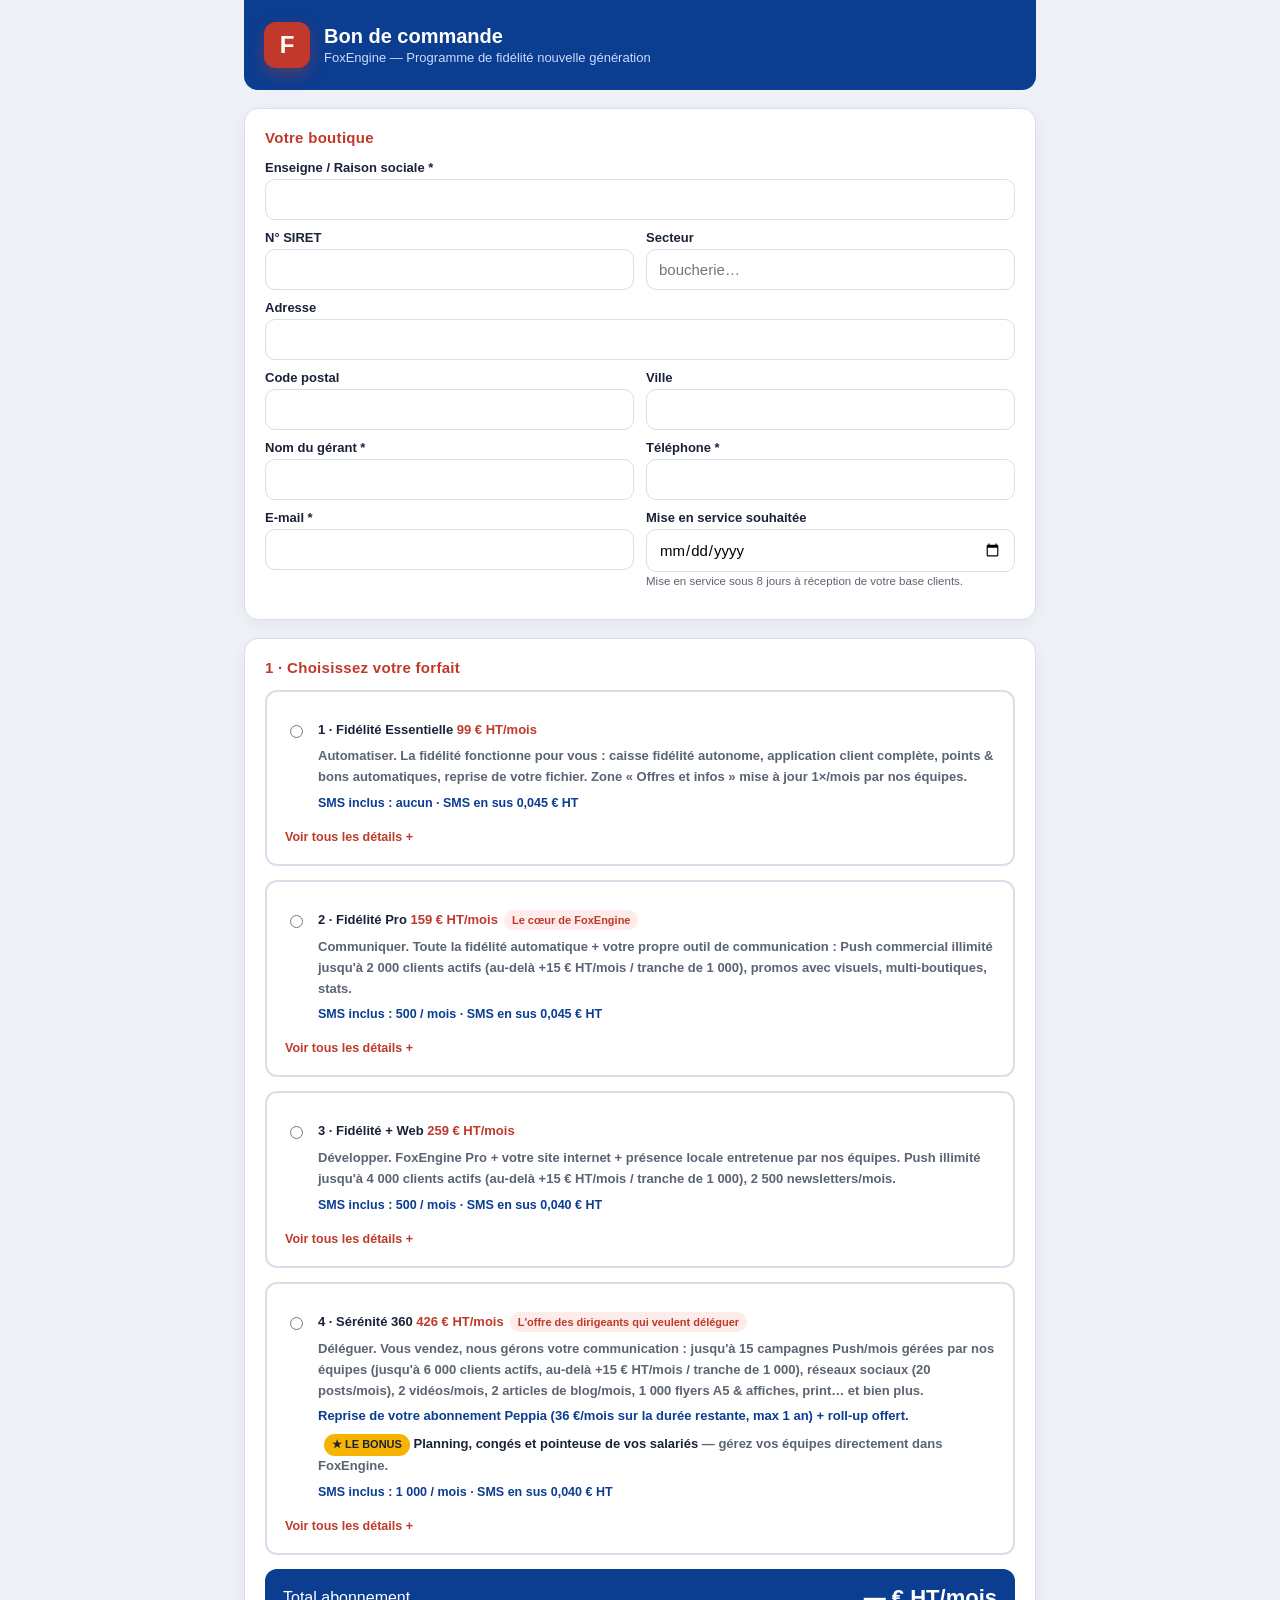
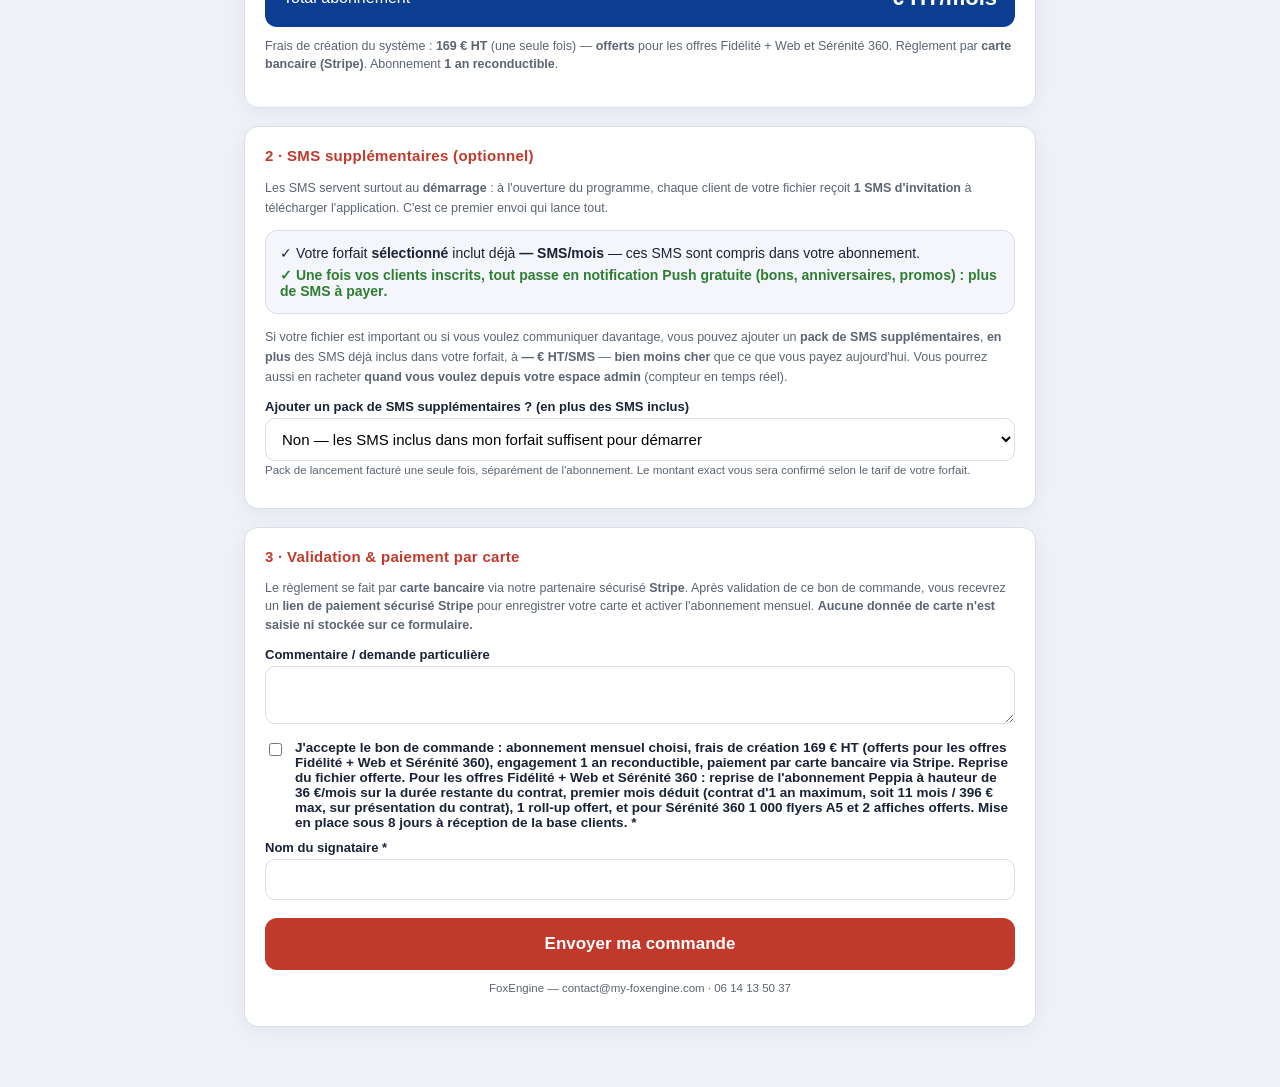
<file: public/commande.html>
<!doctype html>
<html lang="fr">
<head>
<meta charset="utf-8">
<meta name="viewport" content="width=device-width, initial-scale=1">
<title>Bon de commande — FoxEngine</title>
<style>
  :root{--navy:#0B3D91;--red:#C0392B;--ink:#1A2238;--grey:#5A6472;--line:#D8DEEA;--card:#F4F6FB;--green:#2E7D32;}
  *{box-sizing:border-box}
  body{margin:0;font-family:-apple-system,BlinkMacSystemFont,"Segoe UI",Roboto,Arial,sans-serif;color:var(--ink);background:#eef1f7;}
  .wrap{max-width:820px;margin:0 auto;padding:0 14px 60px;}
  header{background:var(--navy);color:#fff;padding:22px 20px;border-radius:0 0 14px 14px;display:flex;align-items:center;gap:14px;}
  .logo{width:46px;height:46px;border-radius:12px;background:var(--red);display:flex;align-items:center;justify-content:center;font-weight:800;font-size:24px;box-shadow:0 6px 16px rgba(192,57,43,.4)}
  header h1{margin:0;font-size:20px}
  header p{margin:2px 0 0;font-size:13px;color:#CADCFC}
  .card{background:#fff;border:1px solid var(--line);border-radius:14px;padding:20px;margin-top:18px;box-shadow:0 4px 18px rgba(20,34,60,.05)}
  h2{color:var(--red);font-size:15px;margin:0 0 14px;letter-spacing:.3px}
  label{display:block;font-size:13px;font-weight:600;margin:10px 0 4px}
  input,select,textarea{width:100%;padding:11px 12px;border:1px solid var(--line);border-radius:10px;font-size:15px;font-family:inherit;background:#fff}
  input:focus,select:focus,textarea:focus{outline:none;border-color:var(--navy);box-shadow:0 0 0 3px rgba(11,61,145,.12)}
  .row{display:grid;grid-template-columns:1fr 1fr;gap:12px}
  @media(max-width:600px){.row{grid-template-columns:1fr}}
  .offres{display:grid;gap:14px}
  .offre{border:2px solid var(--line);border-radius:12px;padding:18px;transition:.15s}
  .offre:hover{border-color:#aebbd6}
  .offre.sel{border-color:var(--navy);background:var(--card)}
  .offre-main{display:flex;gap:12px;align-items:flex-start;cursor:pointer}
  .offre input{width:auto;margin-top:5px}
  .offre .t{font-weight:700;line-height:1.5}
  .offre .p{color:var(--red);font-weight:800}
  .offre .d{font-size:13px;color:var(--grey);margin-top:7px;line-height:1.6}
  .offre .sms{font-size:12.5px;color:var(--navy);font-weight:600;margin-top:8px}
  .pill{display:inline-block;background:#FDECEA;color:var(--red);font-size:11px;font-weight:700;padding:2px 8px;border-radius:20px;margin-left:6px}
  .offre-wrap{display:block}
  .detail-btn{width:auto;margin-top:14px;background:none;border:0;color:var(--red);font-weight:700;font-size:12.5px;cursor:pointer;padding:2px 0}
  .detail-btn:hover{text-decoration:underline}
  .detail-panel{display:none;background:#fff;border:1px solid var(--line);border-radius:10px;padding:14px 16px;margin-top:12px;font-size:13px;line-height:1.6}
  .detail-panel ul{margin:8px 0 0;padding-left:18px}
  .detail-panel li{margin:5px 0}
  .total{background:var(--navy);color:#fff;border-radius:12px;padding:16px 18px;margin-top:14px;display:flex;justify-content:space-between;align-items:center;flex-wrap:wrap;gap:8px}
  .total b{font-size:22px}
  .note{font-size:12.5px;color:var(--grey);line-height:1.5}
  .chk{display:flex;gap:10px;align-items:flex-start;margin-top:12px;font-size:13.5px}
  .chk input{width:auto;margin-top:3px}
  button{width:100%;margin-top:18px;background:var(--red);color:#fff;border:0;border-radius:12px;padding:16px;font-size:17px;font-weight:700;cursor:pointer}
  button:disabled{opacity:.5;cursor:not-allowed}
  .ok{display:none;background:#E7F6EC;border:1px solid #2E7D32;color:#1B5E20;border-radius:12px;padding:18px;margin-top:18px;font-weight:600}
  .err{display:none;background:#FDECEA;border:1px solid var(--red);color:#8a1f16;border-radius:12px;padding:14px;margin-top:14px}
  .hint{font-size:11.5px;color:var(--grey);margin-top:3px}
</style>
</head>
<body>
<div class="wrap">
  <header>
    <div class="logo">F</div>
    <div><h1>Bon de commande</h1><p>FoxEngine — Programme de fidélité nouvelle génération</p></div>
  </header>

  <form id="f">
    <div class="card">
      <h2>Votre boutique</h2>
      <label>Enseigne / Raison sociale *</label>
      <input name="enseigne" required>
      <div class="row">
        <div><label>N° SIRET</label><input name="siret"></div>
        <div><label>Secteur</label><input name="secteur" placeholder="boucherie…"></div>
      </div>
      <label>Adresse</label>
      <input name="adresse">
      <div class="row">
        <div><label>Code postal</label><input name="code_postal"></div>
        <div><label>Ville</label><input name="ville"></div>
      </div>
      <div class="row">
        <div><label>Nom du gérant *</label><input name="gerant" required></div>
        <div><label>Téléphone *</label><input name="telephone" required></div>
      </div>
      <div class="row">
        <div><label>E-mail *</label><input type="email" name="email" required></div>
        <div style="position:relative">
          <label>Mise en service souhaitée</label>
          <input type="date" name="date_mise_en_service" id="dateMes" autocomplete="off">
          <p class="hint">Mise en service sous 8 jours à réception de votre base clients.</p>
        </div>
      </div>
    </div>

    <div class="card">
      <h2>1 · Choisissez votre forfait</h2>
      <div class="offres" id="offres">

        <div class="offre-wrap">
          <div class="offre">
            <label class="offre-main"><input type="radio" name="forfait" value="Essentielle" data-prix="99" data-sms="0.045" data-smsinc="0" required>
              <div><div class="t">1 · Fidélité Essentielle <span class="p">99 € HT/mois</span></div>
              <div class="d"><b>Automatiser.</b> La fidélité fonctionne pour vous : caisse fidélité autonome, application client complète, points & bons automatiques, reprise de votre fichier. Zone « Offres et infos » mise à jour 1×/mois par nos équipes.</div>
              <div class="sms">SMS inclus : aucun · SMS en sus 0,045 € HT</div></div></label>
            <button type="button" class="detail-btn">Voir tous les détails +</button>
            <div class="detail-panel">
              <b>Fidélité Essentielle — 99 € HT/mois</b>
              <ul>
                <li>Caisse fidélité autonome</li>
                <li>Application client complète (App Store & Google Play)</li>
                <li>Reprise de votre fichier clients</li>
                <li>Points crédités automatiquement</li>
                <li>Bons d'achat automatiques</li>
                <li>Communication incluse : 1 mise à jour / mois de la zone « Offres et infos », réalisée par nos équipes à votre demande</li>
                <li>SMS inclus : aucun · SMS en sus : 0,045 € HT</li>
              </ul>
              <p style="margin:8px 0 0;color:var(--grey)">Pour créer et envoyer vous-même vos campagnes Push, choisissez Fidélité Pro.</p>
            </div>
          </div>
        </div>

        <div class="offre-wrap">
          <div class="offre">
            <label class="offre-main"><input type="radio" name="forfait" value="Pro" data-prix="159" data-sms="0.045" data-smsinc="500">
              <div><div class="t">2 · Fidélité Pro <span class="p">159 € HT/mois</span><span class="pill">Le cœur de FoxEngine</span></div>
              <div class="d"><b>Communiquer.</b> Toute la fidélité automatique + votre propre outil de communication : Push commercial illimité <b>jusqu'à 2 000 clients actifs</b> (au-delà +15 € HT/mois / tranche de 1 000), promos avec visuels, multi-boutiques, stats.</div>
              <div class="sms">SMS inclus : 500 / mois · SMS en sus 0,045 € HT</div></div></label>
            <button type="button" class="detail-btn">Voir tous les détails +</button>
            <div class="detail-panel">
              <b>Fidélité Pro — 159 € HT/mois · inclut tout Fidélité Essentielle, plus :</b>
              <ul>
                <li><b>Push commerciaux illimités jusqu'à 2 000 clients actifs</b> (clients joignables en push). Au-delà : <b>+15 € HT/mois par tranche de 1 000 clients actifs</b></li>
                <li>Administration autonome des promotions</li>
                <li>Création et modification des offres</li>
                <li>Promotions avec photos et visuels</li>
                <li>Envoi immédiat ou programmé</li>
                <li>Programmation des dates</li>
                <li>Nouveautés et offres de dernière minute</li>
                <li>Segmentation et ciblage clients</li>
                <li>Gestion multi-boutiques</li>
                <li>Statistiques et analyse</li>
                <li>500 SMS / mois inclus · SMS en sus : 0,045 € HT</li>
              </ul>
            </div>
          </div>
        </div>

        <div class="offre-wrap">
          <div class="offre">
            <label class="offre-main"><input type="radio" name="forfait" value="Web" data-prix="259" data-sms="0.040" data-smsinc="500">
              <div><div class="t">3 · Fidélité + Web <span class="p">259 € HT/mois</span></div>
              <div class="d"><b>Développer.</b> FoxEngine Pro + votre site internet + présence locale entretenue par nos équipes. Push illimité <b>jusqu'à 4 000 clients actifs</b> (au-delà +15 € HT/mois / tranche de 1 000), 2 500 newsletters/mois.</div>
              <div class="sms">SMS inclus : 500 / mois · SMS en sus 0,040 € HT</div></div></label>
            <button type="button" class="detail-btn">Voir tous les détails +</button>
            <div class="detail-panel">
              <b>Fidélité + Web — 259 € HT/mois · inclut tout Fidélité Pro, plus :</b>
              <ul>
                <li>Site internet professionnel</li>
                <li>Responsive mobile / tablette / ordinateur</li>
                <li>Pages promotions et actualités</li>
                <li>Mise à jour mensuelle par nos équipes</li>
                <li>Optimisation mensuelle du référencement local</li>
                <li>Intégration mensuelle de textes, photos et offres</li>
                <li>Connexion site ↔ programme de fidélité</li>
                <li>Tableau de bord clients, passages et points</li>
                <li><b>Push commerciaux illimités jusqu'à 4 000 clients actifs</b>. Au-delà : <b>+15 € HT/mois par tranche de 1 000 clients actifs</b></li>
                <li>500 SMS / mois inclus · SMS en sus : 0,040 € HT</li>
                <li>2 500 newsletters e-mail / mois incluses</li>
                <li><b>Reprise de votre abonnement Peppia : 36 €/mois pris en charge sur la durée restante, premier mois déduit (max 11 mois / 396 €), sur présentation du contrat</b></li>
                <li><b>1 roll-up offert</b> pour communiquer avec vos clients</li>
              </ul>
            </div>
          </div>
        </div>

        <div class="offre-wrap">
          <div class="offre">
            <label class="offre-main"><input type="radio" name="forfait" value="Serenite" data-prix="426" data-sms="0.040" data-smsinc="1000">
              <div><div class="t">4 · Sérénité 360 <span class="p">426 € HT/mois</span><span class="pill">L'offre des dirigeants qui veulent déléguer</span></div>
              <div class="d"><b>Déléguer.</b> Vous vendez, nous gérons votre communication : <b>jusqu'à 15 campagnes Push/mois gérées par nos équipes</b> (jusqu'à 6 000 clients actifs, au-delà +15 € HT/mois / tranche de 1 000), réseaux sociaux (<b>20 posts/mois</b>), <b>2 vidéos/mois</b>, <b>2 articles de blog/mois</b>, 1 000 flyers A5 & affiches, print… et bien plus.</div>
              <div class="d" style="color:var(--navy);font-weight:600;margin-top:5px">Reprise de votre abonnement Peppia (36 €/mois sur la durée restante, max 1 an) + <b>roll-up offert</b>.</div>
              <div class="d" style="margin-top:7px"><span class="pill" style="background:#F6B300;color:#1A2238">★ LE BONUS</span> <b style="color:var(--ink)">Planning, congés et pointeuse de vos salariés</b> — gérez vos équipes directement dans FoxEngine.</div>
              <div class="sms">SMS inclus : 1 000 / mois · SMS en sus 0,040 € HT</div></div></label>
            <button type="button" class="detail-btn">Voir tous les détails +</button>
            <div class="detail-panel">
              <b>Sérénité 360 — 426 € HT/mois · tout Fidélité + Web, plus une équipe qui travaille pour vous :</b>
              <ul>
                <li>Gestion des promotions dans l'application</li>
                <li>Création des visuels promotionnels</li>
                <li><b>Jusqu'à 15 campagnes Push commerciales / mois gérées par nos équipes, jusqu'à 6 000 clients actifs</b>. Au-delà : <b>+15 € HT/mois par tranche de 1 000 clients actifs</b></li>
                <li>Programmation et diffusion des campagnes</li>
                <li>Gestion et mise à jour du site internet</li>
                <li>Offres et actualités web</li>
                <li>Référencement optimisé régulièrement</li>
                <li>Gestion des réseaux sociaux</li>
                <li>20 posts réseaux sociaux / mois</li>
                <li>2 vidéos promotionnelles de 30 secondes / mois</li>
                <li>2 articles de blog optimisés / mois</li>
                <li>Création et impression de 1 000 flyers A5 (options jusqu'à 5 000)</li>
                <li>2 affiches incluses (options jusqu'à 4) — format au choix dans la limite de 1,20 m² (ex. 80 × 100 cm, 100 × 120 cm…)</li>
                <li>1 000 SMS / mois inclus · SMS en sus : 0,040 € HT</li>
                <li>2 500 newsletters e-mail / mois incluses</li>
                <li>Analyse des résultats · ajustement des communications · accompagnement commercial continu</li>
                <li><b>SMS journalier : récapitulatif des résultats de la journée, par boutique</b></li>
                <li><b>Statistiques d'évolution de vos clients</b></li>
                <li><b>Accès à notre centrale d'achat imprimerie</b> : vos supports imprimés à des prix ultra compétitifs</li>
                <li><b>Reprise de votre abonnement Peppia : 36 €/mois pris en charge sur la durée restante, premier mois déduit (max 11 mois / 396 €), sur présentation du contrat</b></li>
                <li><b>1 roll-up offert</b> pour communiquer avec vos clients</li>
              </ul>
            </div>
          </div>
        </div>

      </div>

      <div class="total"><span>Total abonnement</span><b id="totalTxt">— € HT/mois</b></div>
      <p class="note" style="margin-top:10px"><span id="fraisTxt">Frais de création du système : <b>169 € HT</b> (une seule fois) — <b>offerts</b> pour les offres Fidélité + Web et Sérénité 360.</span> Règlement par <b>carte bancaire (Stripe)</b>. Abonnement <b>1 an reconductible</b>.</p>

      <div id="offertsBox" style="display:none;background:#FDECEA;border:1px solid #f3c9c3;border-radius:12px;padding:12px 14px;margin-top:10px;font-size:13px;line-height:1.55">
        <b style="color:var(--red)">🎁 Offert avec cette offre</b>
        <ul id="offertsList" style="margin:6px 0 0;padding-left:18px"></ul>
      </div>
    </div>

    <div class="card" id="cardOptions4" style="display:none">
      <h2>1 bis · Options Sérénité 360</h2>
      <p class="note">Votre forfait Sérénité inclut déjà <b>1 000 flyers</b> et <b>2 affiches</b>. Vous pouvez monter en volume :</p>

      <label>Flyers</label>
      <select name="flyers" id="flyers">
        <option value="0" data-sup="0">1 000 flyers — inclus</option>
        <option value="2500" data-sup="20">2 500 flyers — +20 € HT/mois</option>
        <option value="5000" data-sup="34">5 000 flyers — +34 € HT/mois</option>
      </select>

      <label style="margin-top:12px">Affiches</label>
      <select name="affiches" id="affiches">
        <option value="2" data-sup="0">2 affiches — incluses</option>
        <option value="3" data-sup="12">3 affiches — +12 € HT/mois</option>
        <option value="4" data-sup="22">4 affiches — +22 € HT/mois</option>
      </select>
      <p class="hint">Format des affiches au choix, dans la limite de 1,20 m² (ex. 80 × 100 cm, 100 × 120 cm…).</p>
    </div>

    <div class="card">
      <h2>2 · SMS supplémentaires (optionnel)</h2>
      <p class="note" style="line-height:1.6">Les SMS servent surtout au <b>démarrage</b> : à l'ouverture du programme, chaque client de votre fichier reçoit <b>1 SMS d'invitation</b> à télécharger l'application. C'est ce premier envoi qui lance tout.</p>

      <div style="background:var(--card);border:1px solid var(--line);border-radius:12px;padding:14px;margin:12px 0">
        <p style="margin:0 0 6px;font-size:14px">✓ Votre forfait <b id="smsForfaitNom">sélectionné</b> inclut déjà <b><span id="smsInclus">—</span> SMS/mois</b> <span id="smsReste">— ces SMS sont compris dans votre abonnement.</span></p>
        <p style="margin:0;font-size:14px;color:var(--green);font-weight:600">✓ Une fois vos clients inscrits, tout passe en notification <b>Push gratuite</b> (bons, anniversaires, promos) : <b>plus de SMS à payer</b>.</p>
      </div>

      <p class="note" style="line-height:1.6">Si votre fichier est important ou si vous voulez communiquer davantage, vous pouvez ajouter un <b>pack de SMS supplémentaires</b>, <b>en plus</b> des SMS déjà inclus dans votre forfait, à <b><span id="smsRate">—</span> € HT/SMS</b> — <b>bien moins cher</b> que ce que vous payez aujourd'hui. Vous pourrez aussi en racheter <b>quand vous voulez depuis votre espace admin</b> (compteur en temps réel).</p>

      <label>Ajouter un pack de SMS supplémentaires ? (en plus des SMS inclus)</label>
      <select name="sms_pack_qte" id="smsPack">
        <option value="0">Non — les SMS inclus dans mon forfait suffisent pour démarrer</option>
        <option value="1000">+ 1 000 SMS supplémentaires</option>
        <option value="2500">+ 2 500 SMS supplémentaires</option>
        <option value="5000">+ 5 000 SMS supplémentaires</option>
        <option value="10000">+ 10 000 SMS supplémentaires</option>
      </select>
      <p class="hint" id="smsPackHint">Pack de lancement facturé une seule fois, séparément de l'abonnement. Le montant exact vous sera confirmé selon le tarif de votre forfait.</p>
    </div>

    <div class="card">
      <h2>3 · Validation &amp; paiement par carte</h2>
      <p class="note">Le règlement se fait par <b>carte bancaire</b> via notre partenaire sécurisé <b>Stripe</b>. Après validation de ce bon de commande, vous recevrez un <b>lien de paiement sécurisé Stripe</b> pour enregistrer votre carte et activer l'abonnement mensuel. <b>Aucune donnée de carte n'est saisie ni stockée sur ce formulaire.</b></p>
      <label>Commentaire / demande particulière</label>
      <textarea name="commentaire" rows="2"></textarea>
      <label class="chk"><input type="checkbox" name="accord" required>
        <span>J'accepte le bon de commande : abonnement mensuel choisi, <b>frais de création 169 € HT</b> (offerts pour les offres Fidélité + Web et Sérénité 360), engagement 1 an reconductible, <b>paiement par carte bancaire via Stripe</b>. Reprise du fichier offerte. Pour les offres Fidélité + Web et Sérénité 360 : reprise de l'abonnement Peppia à hauteur de 36 €/mois sur la durée restante du contrat, premier mois déduit (contrat d'1 an maximum, soit 11 mois / 396 € max, sur présentation du contrat), 1 roll-up offert, et pour Sérénité 360 1 000 flyers A5 et 2 affiches offerts. Mise en place sous 8 jours à réception de la base clients. *</span></label>
      <label>Nom du signataire *</label><input name="signataire" required>

      <button type="submit" id="btn">Envoyer ma commande</button>
      <div class="err" id="err"></div>
      <div class="ok" id="ok">✅ Merci ! Votre commande a bien été enregistrée. Nous vous recontactons rapidement.</div>
      <p class="hint" style="text-align:center;margin-top:12px">FoxEngine — contact@my-foxengine.com · 06 14 13 50 37</p>
    </div>
  </form>

  <div id="merciInline" style="display:none">
    <div class="card" style="text-align:center;padding:34px 24px">
      <div class="logo" style="margin:0 auto 4px">F</div>
      <div style="width:76px;height:76px;border-radius:50%;background:#E7F6EC;display:flex;align-items:center;justify-content:center;margin:16px auto 6px">
        <svg viewBox="0 0 24 24" width="40" height="40" fill="none" stroke="#2E7D32" stroke-width="3" stroke-linecap="round" stroke-linejoin="round"><path d="M20 6L9 17l-5-5"/></svg>
      </div>
      <h2 style="color:var(--navy);font-size:22px;margin:10px 0 4px">Merci, votre commande est enregistrée !</h2>
      <p style="color:var(--grey);margin:0 0 20px">Nous avons bien reçu votre bon de commande FoxEngine.</p>

      <div style="text-align:left;background:var(--card);border:1px solid var(--line);border-radius:12px;padding:16px 18px;margin:0 0 20px">
        <div style="color:var(--red);font-size:12px;font-weight:700;letter-spacing:.3px;text-transform:uppercase;margin-bottom:8px">La suite</div>
        <ul style="margin:0;padding-left:20px;line-height:1.6;font-size:14px">
          <li>On vous recontacte rapidement, et vous recevez un <b>lien de paiement sécurisé Stripe</b> pour enregistrer votre carte et activer l'abonnement.</li>
          <li><b>Récupération de votre base clients Peppia</b> : nous nous en chargeons pour vous.</li>
          <li><b>Reprise de votre abonnement Peppia</b> (offres Fidélité + Web et Sérénité 360) : 36 €/mois pris en charge sur la durée restante, premier mois déduit (max 11 mois / 396 €), sur présentation du contrat.</li>
          <li><b>Mise en service sous 8 jours</b> à réception de votre base clients : caisse, application et cartes transférées.</li>
          <li><b>Flyers fournis</b> pour inviter vos clients à télécharger l'application, et <b>1 roll-up offert</b>.</li>
        </ul>
      </div>

      <p style="font-size:14px;color:var(--grey);margin:0 0 18px">Une question ? <a href="tel:+33614135037" style="color:var(--navy);font-weight:600;text-decoration:none">06 14 13 50 37</a> · <a href="mailto:contact@my-foxengine.com" style="color:var(--navy);font-weight:600;text-decoration:none">contact@my-foxengine.com</a></p>
      <a href="https://www.my-foxengine.com/" style="display:inline-block;background:var(--red);color:#fff;text-decoration:none;font-weight:700;padding:13px 26px;border-radius:12px">Retour au site FoxEngine</a>
    </div>
  </div>
</div>

<script>
  const SUPABASE_URL = "https://cxbyblnzlivnadyhdwtz.supabase.co";
  const SUPABASE_KEY = "sb_publishable_XjTXt9N9A-zBhu6lZfrxXw_Hxwfi3wp";

  const offres=document.querySelectorAll('.offre');
  const totalTxt=document.getElementById('totalTxt');
  const smsRate=document.getElementById('smsRate');
  const smsInclus=document.getElementById('smsInclus');
  const smsForfaitNom=document.getElementById('smsForfaitNom');
  const smsPack=document.getElementById('smsPack');
  const smsPackHint=document.getElementById('smsPackHint');
  const cardOptions4=document.getElementById('cardOptions4');
  const flyersSel=document.getElementById('flyers');
  const affichesSel=document.getElementById('affiches');
  const fraisTxt=document.getElementById('fraisTxt');
  const offertsBox=document.getElementById('offertsBox');
  const offertsList=document.getElementById('offertsList');
  const NOMS={Essentielle:'Fidélité Essentielle',Pro:'Fidélité Pro',Web:'Fidélité + Web',Serenite:'Sérénité 360'};

  function supOf(sel){ return sel ? Number(sel.options[sel.selectedIndex].dataset.sup||0) : 0; }
  function fmtEur(n){ return n.toFixed(2).replace('.',',').replace(/,00$/,''); }

  function updatePackHint(){
    const sel=document.querySelector('input[name=forfait]:checked');
    const q=Number(smsPack.value||0);
    if(!sel || q===0){ smsPackHint.textContent="Les SMS inclus dans votre forfait restent acquis. Vous pourrez ajouter des SMS supplémentaires à tout moment depuis votre espace admin."; return; }
    const montant=q*Number(sel.dataset.sms);
    smsPackHint.textContent=q.toLocaleString('fr-FR')+" SMS supplémentaires ≈ "+fmtEur(montant)+" € HT, en plus des SMS inclus dans votre forfait. Facturé une seule fois (hors abonnement), au tarif "+Number(sel.dataset.sms).toFixed(3).replace('.',',')+" € de votre offre.";
  }

  function refresh(){
    offres.forEach(o=>o.classList.toggle('sel', o.querySelector('input').checked));
    const sel=document.querySelector('input[name=forfait]:checked');
    const isSer = sel && sel.value==='Serenite';
    cardOptions4.style.display = isSer ? 'block' : 'none';
    if(!isSer){ flyersSel.selectedIndex=0; affichesSel.selectedIndex=0; }
    smsRate.textContent = sel ? Number(sel.dataset.sms).toFixed(3).replace('.',',') : '—';
    smsForfaitNom.textContent = sel ? NOMS[sel.value] : 'sélectionné';
    const inc = sel ? Number(sel.dataset.smsinc) : 0;
    smsInclus.textContent = sel ? inc.toLocaleString('fr-FR') : '—';
    updatePackHint();
    const fraisOfferts = sel && (sel.value==='Web' || sel.value==='Serenite');
    if(fraisOfferts){
      fraisTxt.innerHTML='Frais de création du système : <s>169 € HT</s> → <b>OFFERTS</b> (inclus avec cette offre).';
    } else if(sel){
      fraisTxt.innerHTML='Frais de création du système : <b>169 € HT</b> (une seule fois). <b>Offerts</b> dès l\'offre Fidélité + Web ou Sérénité 360.';
    } else {
      fraisTxt.innerHTML='Frais de création du système : <b>169 € HT</b> (une seule fois) — <b>offerts</b> pour les offres Fidélité + Web et Sérénité 360.';
    }
    if(fraisOfferts){
      let items=
        '<li><b>Frais de création 169 € HT offerts</b>.</li>'+
        '<li><b>Reprise de votre abonnement Peppia</b> : nous prenons en charge <b>36 €/mois</b> sur la durée restante de votre contrat Peppia, <b>premier mois déduit</b> (contrat d\' 1 an → <b>jusqu\'à 11 mois</b>, soit 396 € max), sur présentation de votre contrat.</li>'+
        '<li><b>1 roll-up offert</b> pour communiquer avec vos clients en boutique.</li>';
      if(sel.value==='Serenite'){
        items+='<li><b>1 000 flyers A5 offerts</b> (création + impression).</li>'+
               '<li><b>2 affiches offertes</b> (création + impression).</li>';
      }
      items+='<li>Reprise de votre fichier clients offerte.</li>';
      offertsList.innerHTML=items;
      offertsBox.style.display='block';
    } else {
      offertsBox.style.display='none';
    }
    if(!sel){ totalTxt.textContent='— € HT/mois'; return; }
    const base=Number(sel.dataset.prix);
    const supF=isSer?supOf(flyersSel):0;
    const supA=isSer?supOf(affichesSel):0;
    const tot=base+supF+supA;
    let txt=tot+' € HT/mois';
    if(supF+supA>0){ txt += ' ('+base+' + '+(supF+supA)+' d\'options)'; }
    totalTxt.textContent=txt;
  }
  offres.forEach(o=>o.addEventListener('change',refresh));
  flyersSel.addEventListener('change',refresh);
  affichesSel.addEventListener('change',refresh);
  smsPack.addEventListener('change',updatePackHint);

  document.querySelectorAll('.detail-btn').forEach(btn=>{
    btn.addEventListener('click',()=>{
      const panel=btn.nextElementSibling;
      const open=panel.style.display==='block';
      panel.style.display=open?'none':'block';
      btn.textContent=open?'Voir le détail ▾':'Masquer le détail ▴';
    });
  });

  document.getElementById('f').addEventListener('submit', async (e)=>{
    e.preventDefault();
    const btn=document.getElementById('btn'), err=document.getElementById('err');
    err.style.display='none';
    const fd=new FormData(e.target);
    const sel=document.querySelector('input[name=forfait]:checked');
    const payload={
      enseigne:fd.get('enseigne'), siret:fd.get('siret'), adresse:fd.get('adresse'),
      code_postal:fd.get('code_postal'), ville:fd.get('ville'),
      gerant:fd.get('gerant'), telephone:fd.get('telephone'), email:fd.get('email'),
      date_mise_en_service:fd.get('date_mise_en_service')||null,
      forfait:fd.get('forfait'), prix_mensuel: sel?Number(sel.dataset.prix):null,
      flyers: (sel&&sel.value==='Serenite')?Number(fd.get('flyers')||0):null,
      affiches: (sel&&sel.value==='Serenite')?Number(fd.get('affiches')||2):null,
      total_mensuel: sel ? (Number(sel.dataset.prix)+(sel.value==='Serenite'?(supOf(flyersSel)+supOf(affichesSel)):0)) : null,
      frais_creation: sel ? ((sel.value==='Web'||sel.value==='Serenite')?0:169) : null,
      peppia_reprise: sel ? (sel.value==='Web'||sel.value==='Serenite') : null,
      roll_up: sel ? (sel.value==='Web'||sel.value==='Serenite') : null,
      sms_tarif: sel?Number(sel.dataset.sms):null,
      sms_inclus: sel?Number(sel.dataset.smsinc):null,
      sms_pack_qte: Number(fd.get('sms_pack_qte')||0)||null,
      sms_pack_montant: (sel && Number(fd.get('sms_pack_qte')||0)>0) ? Math.round(Number(fd.get('sms_pack_qte'))*Number(sel.dataset.sms)*100)/100 : null,
      mode_paiement:'CB Stripe',
      accord: fd.get('accord')==='on', signataire:fd.get('signataire'),
      commentaire:fd.get('commentaire')
    };
    btn.disabled=true; btn.textContent='Envoi…';
    try{
      const r=await fetch(SUPABASE_URL+"/rest/v1/commandes",{
        method:"POST",
        headers:{ "apikey":SUPABASE_KEY, "Authorization":"Bearer "+SUPABASE_KEY,
                  "Content-Type":"application/json", "Prefer":"return=minimal" },
        body: JSON.stringify(payload)
      });
      if(!r.ok){ throw new Error("HTTP "+r.status+" "+(await r.text())); }
      document.getElementById('f').style.display='none';
      document.getElementById('merciInline').style.display='block';
      window.scrollTo({top:0,behavior:'smooth'});
      return;
    }catch(ex){
      err.textContent="Une erreur est survenue : "+ex.message+". Réessayez ou contactez-nous au 06 14 13 50 37.";
      err.style.display='block'; btn.disabled=false; btn.textContent='Envoyer ma commande';
    }
  });
</script>
</body>
</html>
</file>
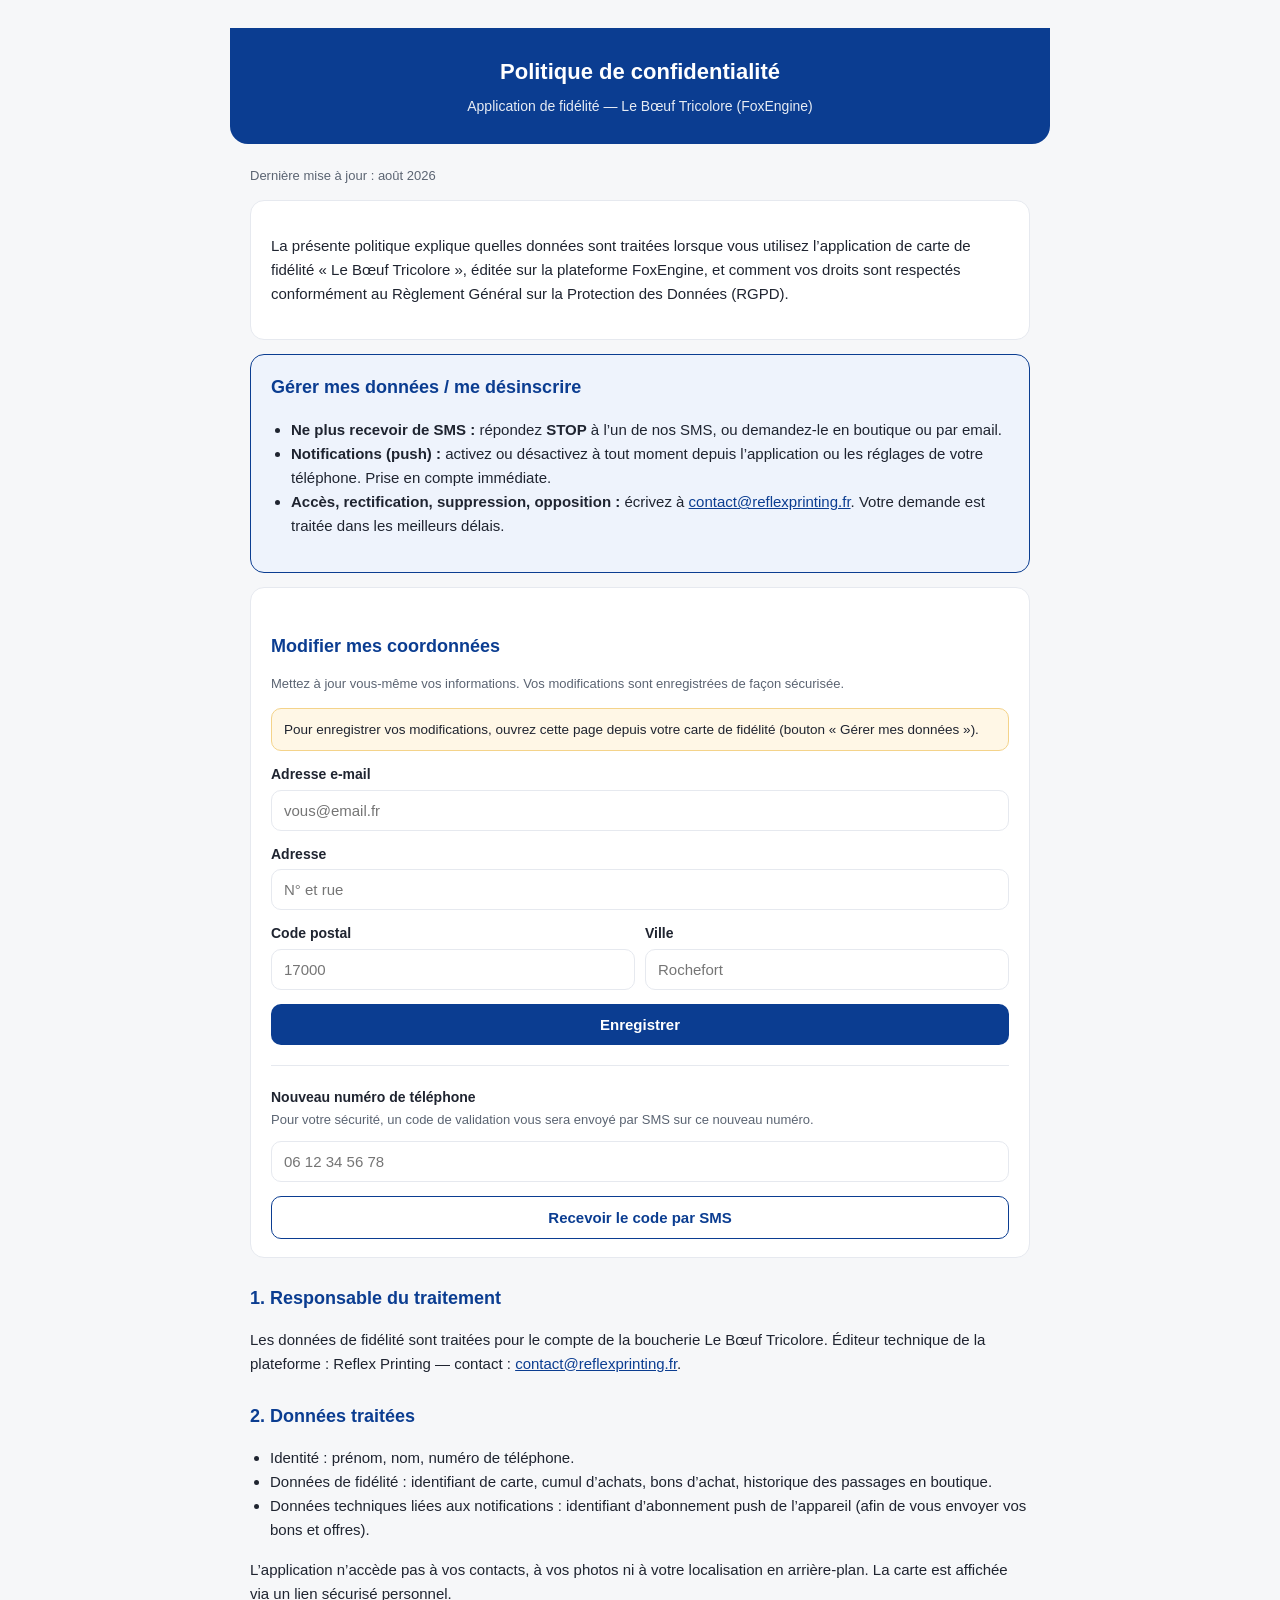
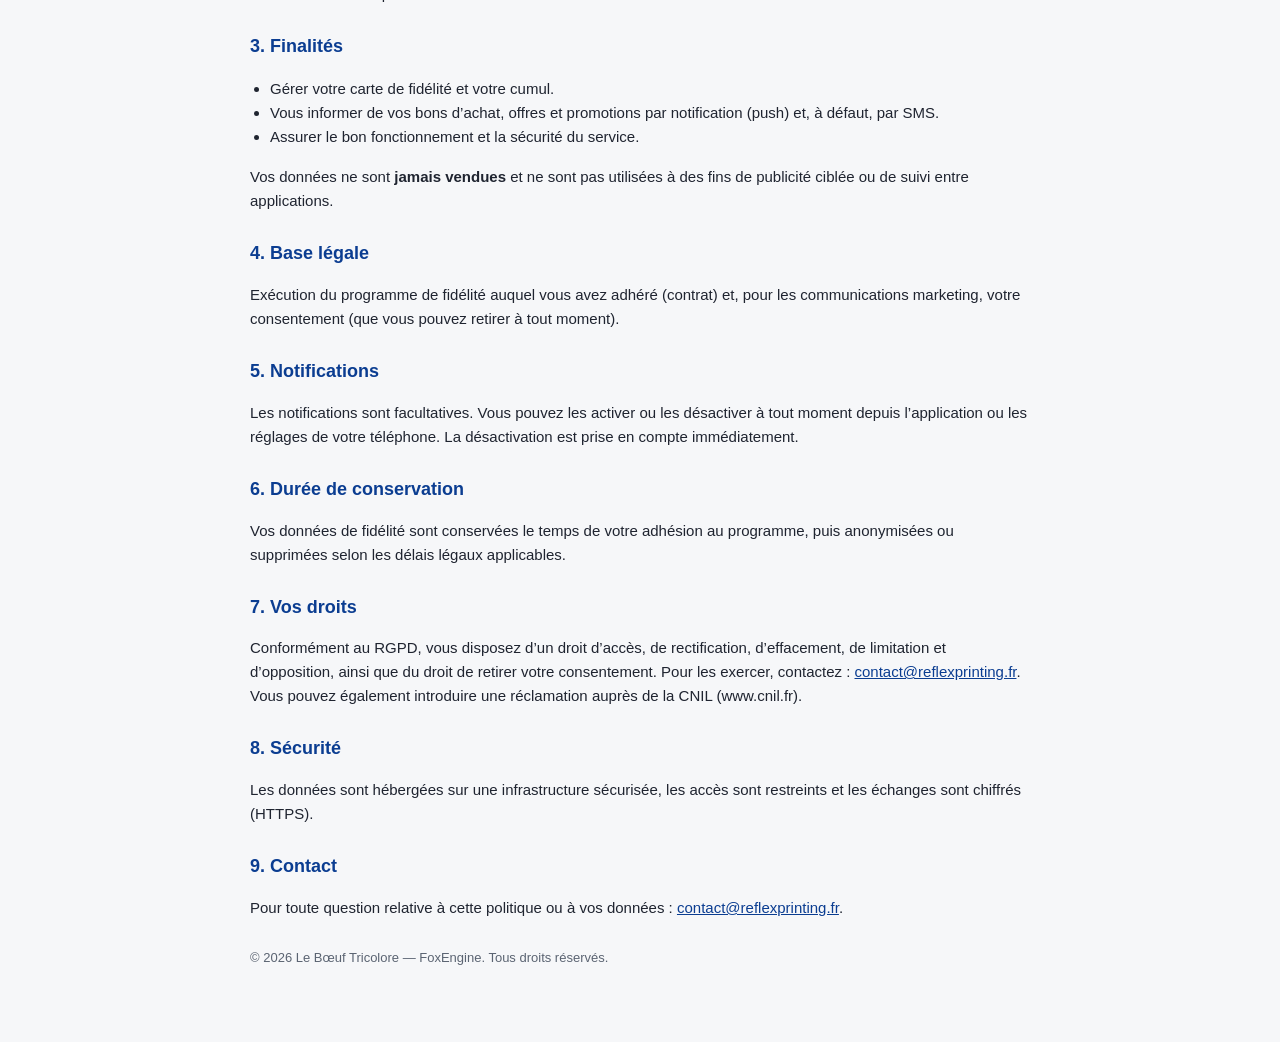
<file: public/confidentialite.html>
<!DOCTYPE html>
<html lang="fr">
<head>
<meta charset="UTF-8">
<meta name="viewport" content="width=device-width, initial-scale=1">
<title>Politique de confidentialité — Le Bœuf Tricolore / FoxEngine</title>
<style>
  :root{--brand:#0B3D91;--txt:#1f2430;--muted:#5b6472;--line:#e6e9ef;--ok:#1e7a45;--err:#c0392b;}
  *{box-sizing:border-box}
  body{margin:0;background:#f6f7f9;color:var(--txt);font-family:-apple-system,"Segoe UI",Roboto,Arial,sans-serif;line-height:1.6}
  .wrap{max-width:820px;margin:0 auto;padding:28px 20px 60px}
  header{background:var(--brand);color:#fff;border-radius:0 0 18px 18px;padding:26px 20px;margin:0 -20px 22px;text-align:center}
  header h1{margin:0;font-size:22px}
  header p{margin:6px 0 0;opacity:.9;font-size:14px}
  h2{font-size:18px;margin:26px 0 8px;color:var(--brand)}
  p,li{font-size:15px}
  ul{padding-left:20px}
  .muted{color:var(--muted);font-size:13px}
  a{color:var(--brand)}
  .card{background:#fff;border:1px solid var(--line);border-radius:14px;padding:18px 20px;margin-top:14px}
  .manage{background:#eef3fc;border:1px solid var(--brand)}
  .manage h2{margin-top:0}
  /* --- Édition coordonnées --- */
  #modifier label{display:block;font-weight:600;font-size:14px;margin-top:12px}
  #modifier input{width:100%;padding:11px 12px;border:1px solid var(--line);border-radius:10px;font-size:15px;margin-top:4px;background:#fff}
  #modifier input:focus{outline:none;border-color:var(--brand)}
  #modifier .row2{display:flex;gap:10px}
  #modifier .row2>div{flex:1}
  #modifier .btn{display:block;width:100%;background:var(--brand);color:#fff;border:none;border-radius:10px;padding:12px 16px;font-weight:700;font-size:15px;margin-top:14px;cursor:pointer}
  #modifier .btn:disabled{opacity:.6}
  #modifier .btn-ghost{background:#fff;color:var(--brand);border:1.5px solid var(--brand)}
  #modifier hr{border:none;border-top:1px solid var(--line);margin:20px 0}
  #modifier .ok{color:var(--ok);font-weight:700;margin:10px 0 0}
  #modifier .err{color:var(--err);font-weight:700;margin:10px 0 0}
  #modifier .note{background:#fff7e6;border:1px solid #f4d38a;border-radius:10px;padding:10px 12px;font-size:13.5px;margin-top:10px}
</style>
</head>
<body>
<div class="wrap">
  <header>
    <h1>Politique de confidentialité</h1>
    <p>Application de fidélité — Le Bœuf Tricolore (FoxEngine)</p>
  </header>

  <p class="muted">Dernière mise à jour : août 2026</p>

  <div class="card">
  <p>La présente politique explique quelles données sont traitées lorsque vous utilisez l’application de carte de fidélité « Le Bœuf Tricolore », éditée sur la plateforme FoxEngine, et comment vos droits sont respectés conformément au Règlement Général sur la Protection des Données (RGPD).</p>
  </div>

  <div class="card manage" id="gerer">
    <h2>Gérer mes données / me désinscrire</h2>
    <ul>
      <li><strong>Ne plus recevoir de SMS :</strong> répondez <strong>STOP</strong> à l’un de nos SMS, ou demandez-le en boutique ou par email.</li>
      <li><strong>Notifications (push) :</strong> activez ou désactivez à tout moment depuis l’application ou les réglages de votre téléphone. Prise en compte immédiate.</li>
      <li><strong>Accès, rectification, suppression, opposition :</strong> écrivez à <a href="mailto:contact@reflexprinting.fr">contact@reflexprinting.fr</a>. Votre demande est traitée dans les meilleurs délais.</li>
    </ul>
  </div>

  <div class="card" id="modifier">
    <h2>Modifier mes coordonnées</h2>
    <p class="muted">Mettez à jour vous-même vos informations. Vos modifications sont enregistrées de façon sécurisée.</p>

    <div id="me-need" class="note" style="display:none">Pour enregistrer vos modifications, ouvrez cette page depuis votre carte de fidélité (bouton « Gérer mes données »).</div>

    <label for="me-email">Adresse e-mail</label>
    <input id="me-email" type="email" placeholder="vous@email.fr" autocomplete="email">

    <label for="me-adr">Adresse</label>
    <input id="me-adr" type="text" placeholder="N° et rue" autocomplete="street-address">
    <div class="row2">
      <div><label for="me-cp">Code postal</label><input id="me-cp" type="text" inputmode="numeric" placeholder="17000"></div>
      <div><label for="me-ville">Ville</label><input id="me-ville" type="text" placeholder="Rochefort"></div>
    </div>
    <button class="btn" id="me-save">Enregistrer</button>
    <p class="ok" id="me-ok" style="display:none">✅ Enregistré.</p>
    <p class="err" id="me-err" style="display:none"></p>

    <hr>
    <label for="me-tel">Nouveau numéro de téléphone</label>
    <p class="muted" style="margin:2px 0 6px">Pour votre sécurité, un code de validation vous sera envoyé par SMS sur ce nouveau numéro.</p>
    <input id="me-tel" type="tel" inputmode="tel" placeholder="06 12 34 56 78" autocomplete="tel">
    <button class="btn btn-ghost" id="me-tel-send">Recevoir le code par SMS</button>

    <div id="me-otp-block" style="display:none">
      <label for="me-otp">Code reçu par SMS</label>
      <input id="me-otp" type="text" inputmode="numeric" maxlength="6" placeholder="123456">
      <button class="btn" id="me-tel-verify">Valider mon nouveau numéro</button>
    </div>
    <p class="ok" id="me-tel-ok" style="display:none">✅ Numéro mis à jour.</p>
    <p class="err" id="me-tel-err" style="display:none"></p>
  </div>

  <h2>1. Responsable du traitement</h2>
  <p>Les données de fidélité sont traitées pour le compte de la boucherie Le Bœuf Tricolore. Éditeur technique de la plateforme : Reflex Printing — contact : <a href="mailto:contact@reflexprinting.fr">contact@reflexprinting.fr</a>.</p>

  <h2>2. Données traitées</h2>
  <ul>
    <li>Identité : prénom, nom, numéro de téléphone.</li>
    <li>Données de fidélité : identifiant de carte, cumul d’achats, bons d’achat, historique des passages en boutique.</li>
    <li>Données techniques liées aux notifications : identifiant d’abonnement push de l’appareil (afin de vous envoyer vos bons et offres).</li>
  </ul>
  <p>L’application n’accède pas à vos contacts, à vos photos ni à votre localisation en arrière-plan. La carte est affichée via un lien sécurisé personnel.</p>

  <h2>3. Finalités</h2>
  <ul>
    <li>Gérer votre carte de fidélité et votre cumul.</li>
    <li>Vous informer de vos bons d’achat, offres et promotions par notification (push) et, à défaut, par SMS.</li>
    <li>Assurer le bon fonctionnement et la sécurité du service.</li>
  </ul>
  <p>Vos données ne sont <strong>jamais vendues</strong> et ne sont pas utilisées à des fins de publicité ciblée ou de suivi entre applications.</p>

  <h2>4. Base légale</h2>
  <p>Exécution du programme de fidélité auquel vous avez adhéré (contrat) et, pour les communications marketing, votre consentement (que vous pouvez retirer à tout moment).</p>

  <h2>5. Notifications</h2>
  <p>Les notifications sont facultatives. Vous pouvez les activer ou les désactiver à tout moment depuis l’application ou les réglages de votre téléphone. La désactivation est prise en compte immédiatement.</p>

  <h2>6. Durée de conservation</h2>
  <p>Vos données de fidélité sont conservées le temps de votre adhésion au programme, puis anonymisées ou supprimées selon les délais légaux applicables.</p>

  <h2>7. Vos droits</h2>
  <p>Conformément au RGPD, vous disposez d’un droit d’accès, de rectification, d’effacement, de limitation et d’opposition, ainsi que du droit de retirer votre consentement. Pour les exercer, contactez : <a href="mailto:contact@reflexprinting.fr">contact@reflexprinting.fr</a>. Vous pouvez également introduire une réclamation auprès de la CNIL (www.cnil.fr).</p>

  <h2>8. Sécurité</h2>
  <p>Les données sont hébergées sur une infrastructure sécurisée, les accès sont restreints et les échanges sont chiffrés (HTTPS).</p>

  <h2>9. Contact</h2>
  <p>Pour toute question relative à cette politique ou à vos données : <a href="mailto:contact@reflexprinting.fr">contact@reflexprinting.fr</a>.</p>

  <p class="muted" style="margin-top:28px">© 2026 Le Bœuf Tricolore — FoxEngine. Tous droits réservés.</p>
</div>

<script>
(function(){
  var FN='https://cxbyblnzlivnadyhdwtz.supabase.co/functions/v1/client-selfedit';
  var ANON='sb_publishable_XjTXt9N9A-zBhu6lZfrxXw_Hxwfi3wp';
  function $(id){return document.getElementById(id);}
  function qp(k){try{return new URLSearchParams(location.search).get(k)||'';}catch(_){return '';}}
  function ls(k){try{return localStorage.getItem(k)||'';}catch(_){return '';}}
  var code=(qp('code')||ls('foxengine_client_code')||'').trim();
  var sig =(qp('sig') ||ls('fe_card_sig')||'').trim();
  var authed=!!(code&&sig);
  if(!authed){ $('me-need').style.display='block'; }

  async function call(action, extra){
    if(!authed) return {ok:false,error:'LIEN_INVALIDE'};
    var body=Object.assign({action:action,code:code,sig:sig}, extra||{});
    try{
      var r=await fetch(FN,{method:'POST',headers:{'apikey':ANON,'Authorization':'Bearer '+ANON,'Content-Type':'application/json'},body:JSON.stringify(body)});
      return await r.json();
    }catch(_){ return {ok:false,error:'RESEAU'}; }
  }
  function show(el,msg){ if(msg!=null) el.textContent=msg; el.style.display='block'; }
  function hide(el){ el.style.display='none'; }
  function errText(c){
    var m={LIEN_INVALIDE:'Ouvrez cette page depuis votre carte pour enregistrer.',EMAIL_INVALIDE:'Adresse e-mail invalide.',TEL_INVALIDE:'Numéro de téléphone invalide.',CODE_INCORRECT:'Code incorrect.',CODE_EXPIRE:'Code expiré, redemandez-en un.',TROP_ESSAIS:'Trop d’essais. Redemandez un nouveau code.',AUCUN_CODE:'Aucun code en attente. Cliquez sur « Recevoir le code ».',TEL_DEJA_UTILISE:'Ce numéro est déjà utilisé par une autre carte.',CLIENT_INCONNU:'Carte introuvable.',RESEAU:'Connexion impossible, réessayez.'};
    return m[c]||('Une erreur est survenue'+(c?(' ('+c+')'):'')+'.');
  }

  $('me-save').addEventListener('click', async function(){
    hide($('me-ok')); hide($('me-err')); this.disabled=true;
    var res=await call('update_contact',{
      email:$('me-email').value.trim()||null,
      adresse:$('me-adr').value.trim()||null,
      code_postal:$('me-cp').value.trim()||null,
      ville:$('me-ville').value.trim()||null
    });
    this.disabled=false;
    if(res&&res.ok) show($('me-ok')); else show($('me-err'), errText(res&&res.error));
  });

  $('me-tel-send').addEventListener('click', async function(){
    hide($('me-tel-ok')); hide($('me-tel-err'));
    var tel=$('me-tel').value.trim();
    if(tel.replace(/\D/g,'').length<9){ show($('me-tel-err'),'Entrez un numéro valide.'); return; }
    this.disabled=true;
    var res=await call('phone_request',{new_phone:tel});
    this.disabled=false;
    if(res&&res.ok){ $('me-otp-block').style.display='block'; show($('me-tel-ok'),'📩 Code envoyé par SMS.'); }
    else if(res&&res.rate_limited){ $('me-otp-block').style.display='block'; show($('me-tel-ok'),'Un code vient d’être envoyé, patientez une minute.'); }
    else show($('me-tel-err'), errText(res&&res.error));
  });

  $('me-tel-verify').addEventListener('click', async function(){
    hide($('me-tel-ok')); hide($('me-tel-err'));
    var tel=$('me-tel').value.trim(); var otp=$('me-otp').value.replace(/\D/g,'');
    if(otp.length<4){ show($('me-tel-err'),'Entrez le code reçu par SMS.'); return; }
    this.disabled=true;
    var res=await call('phone_verify',{new_phone:tel, otp:otp});
    this.disabled=false;
    if(res&&res.ok){ show($('me-tel-ok'),'✅ Numéro mis à jour.'); hide($('me-otp-block')); }
    else show($('me-tel-err'), errText(res&&res.error));
  });
})();
</script>
</body>
</html>
</file>
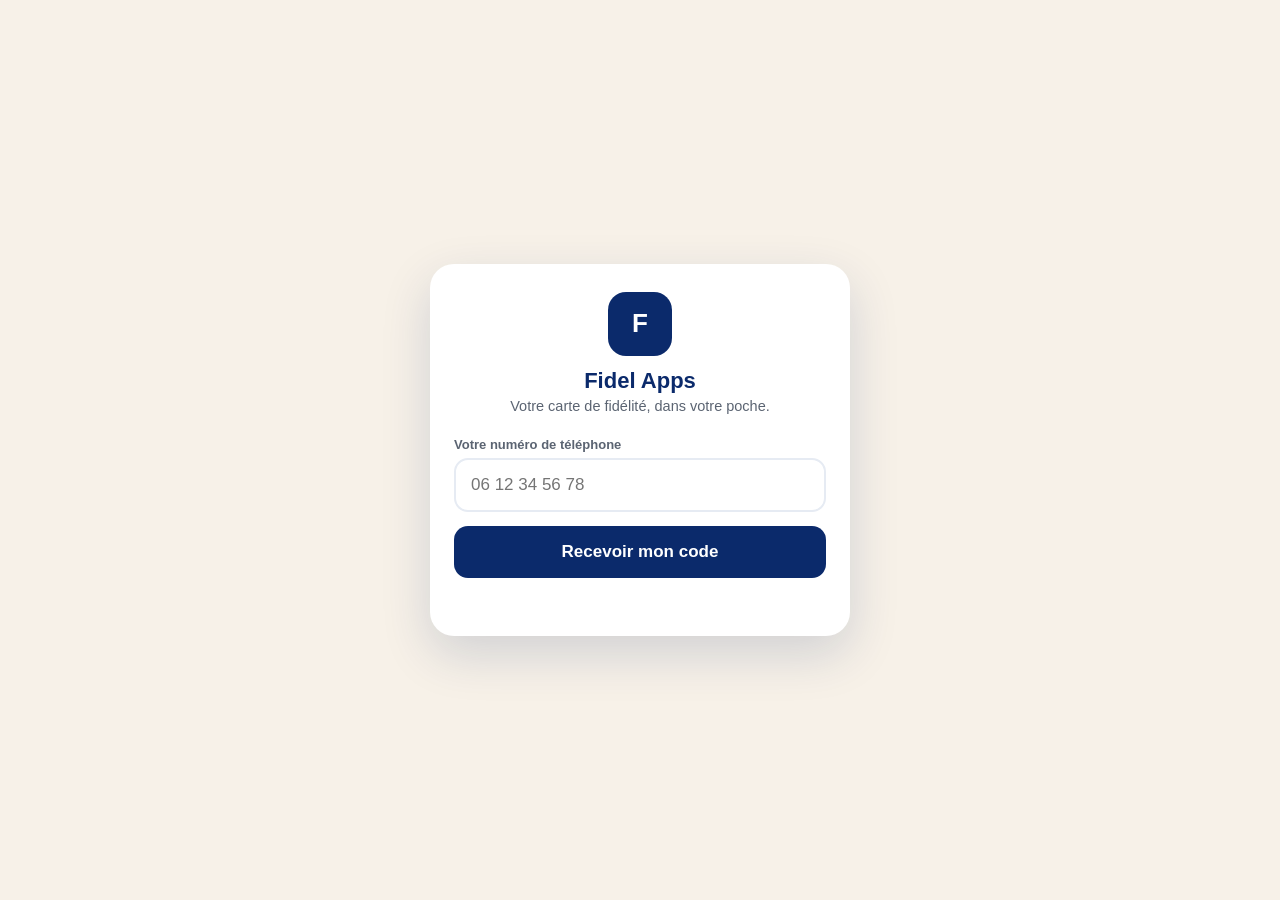
<file: public/fidel.html>
<!doctype html>
<html lang="fr">
<head>
<meta charset="utf-8">
<meta name="viewport" content="width=device-width, initial-scale=1, viewport-fit=cover">
<title>Fidel Apps — Ma carte de fidélité</title>
<meta name="theme-color" content="#0B2A6B">
<style>
  :root{--navy:#0B2A6B;--red:#C1121F;--cream:#f7f1e8;--ink:#12203f;--grey:#5b6472;--line:#e6ebf3}
  *{box-sizing:border-box}
  html,body{margin:0;height:100%}
  body{font-family:-apple-system,BlinkMacSystemFont,"Segoe UI",Roboto,Arial,sans-serif;background:var(--cream);color:var(--ink);min-height:100dvh;display:flex;align-items:center;justify-content:center;padding:22px}
  .card{width:100%;max-width:420px;background:#fff;border-radius:24px;box-shadow:0 18px 50px rgba(11,42,107,.16);padding:28px 24px}
  .brand{text-align:center;margin-bottom:6px}
  .brand .logo{width:64px;height:64px;border-radius:18px;background:var(--navy);color:#fff;display:inline-flex;align-items:center;justify-content:center;font-weight:800;font-size:26px}
  h1{font-size:22px;text-align:center;margin:12px 0 2px;color:var(--navy)}
  .sub{text-align:center;color:var(--grey);font-size:14.5px;margin:0 0 20px;line-height:1.45}
  label{display:block;font-size:13px;font-weight:700;color:var(--grey);margin:0 0 6px}
  input{width:100%;padding:15px;border:2px solid var(--line);border-radius:14px;font-size:17px;outline:none}
  input:focus{border-color:var(--navy)}
  button.main{width:100%;margin-top:14px;padding:16px;border:0;border-radius:14px;background:var(--navy);color:#fff;font-size:17px;font-weight:800;cursor:pointer}
  button.main:disabled{opacity:.6}
  .link{display:block;text-align:center;margin-top:14px;color:var(--navy);font-size:14px;background:none;border:0;width:100%;cursor:pointer;text-decoration:underline}
  .msg{margin-top:12px;font-size:14px;text-align:center;min-height:18px}
  .err{color:var(--red);font-weight:600}
  .ok{color:#1a7d3c}
  .hidden{display:none}
  .choice{display:flex;align-items:center;gap:12px;width:100%;text-align:left;padding:14px;border:2px solid var(--line);border-radius:16px;background:#fff;cursor:pointer;margin-top:10px}
  .choice:hover{border-color:var(--navy)}
  .choice .l{width:46px;height:46px;border-radius:12px;object-fit:cover;background:var(--navy);color:#fff;display:flex;align-items:center;justify-content:center;font-weight:800;flex:0 0 auto;overflow:hidden}
  .choice .l img{width:100%;height:100%;object-fit:cover}
  .choice .t b{display:block;font-size:15.5px}
  .choice .t span{font-size:13px;color:var(--grey)}
  .fast{margin-bottom:16px}
</style>
</head>
<body>
  <div class="card">
    <div class="brand"><div class="logo">F</div></div>
    <h1>Fidel Apps</h1>
    <p class="sub">Votre carte de fidélité, dans votre poche.</p>

    <!-- Reprise rapide -->
    <div id="fast" class="fast hidden">
      <button class="choice" id="fast-btn" type="button">
        <span class="l" id="fast-logo">F</span>
        <span class="t"><b id="fast-nom">Ma carte</b><span>Ouvrir ma carte</span></span>
      </button>
      <button class="link" id="fast-other" type="button">Utiliser un autre numéro</button>
    </div>

    <!-- Etape 1 : numero -->
    <div id="step-phone">
      <label for="phone">Votre numéro de téléphone</label>
      <input id="phone" type="tel" inputmode="numeric" autocomplete="tel" placeholder="06 12 34 56 78">
      <button class="main" id="btn-send" type="button">Recevoir mon code</button>
      <div class="msg" id="msg1"></div>
    </div>

    <!-- Etape 2 : code -->
    <div id="step-otp" class="hidden">
      <label for="otp">Code reçu par SMS</label>
      <input id="otp" type="tel" inputmode="numeric" autocomplete="one-time-code" maxlength="6" placeholder="123456">
      <button class="main" id="btn-verify" type="button">Voir ma carte</button>
      <button class="link" id="btn-resend" type="button">Renvoyer le code</button>
      <div class="msg" id="msg2"></div>
    </div>

    <!-- Etape 3 : choix carte -->
    <div id="step-choose" class="hidden">
      <p class="sub" style="margin-bottom:4px">Vous avez plusieurs cartes. Laquelle&#8201;?</p>
      <div id="choices"></div>
    </div>
  </div>

<script>
(function(){
  var FN='https://cxbyblnzlivnadyhdwtz.supabase.co/functions/v1/fidel-recover';
  var ANON='sb_publishable_XjTXt9N9A-zBhu6lZfrxXw_Hxwfi3wp';
  var $=function(id){return document.getElementById(id);};
  var PHONE='';

  function show(id){ ['step-phone','step-otp','step-choose'].forEach(function(s){ $(s).classList.add('hidden'); }); $(id).classList.remove('hidden'); }
  function esc(s){ return String(s==null?'':s).replace(/[&<>"]/g,function(c){return {'&':'&amp;','<':'&lt;','>':'&gt;','"':'&quot;'}[c];}); }

  async function call(action, extra){
    try{
      var r=await fetch(FN,{method:'POST',headers:{'Content-Type':'application/json','apikey':ANON,'Authorization':'Bearer '+ANON},
        body:JSON.stringify(Object.assign({action:action},extra||{}))});
      return await r.json();
    }catch(e){ return {ok:false,error:'RESEAU'}; }
  }

  function errFR(code, restant){
    var m={CODE_INVALIDE:'Code à 6 chiffres',CODE_INCORRECT:'Code incorrect'+(restant!=null?' ('+restant+' essai(s) restant(s))':''),
      CODE_EXPIRE:'Code expiré, redemandez-en un',AUCUN_CODE:'Aucun code en cours, redemandez-en un',
      TROP_ESSAIS:'Trop d’essais, redemandez un code',CLIENT_INCONNU:'Aucune carte trouvée pour ce numéro',
      TEL_INVALIDE:'Numéro invalide',RESEAU:'Connexion impossible, réessayez'};
    return m[code]||('Erreur : '+code);
  }

  function openCard(c){
    try{ localStorage.setItem('fidel_last', JSON.stringify({nom:c.boutique_nom||c.enseigne||'Ma carte',logo:c.logo_url||'',url:c.card_url})); }catch(e){}
    location.href=c.card_url;
  }

  function renderChoices(cards){
    var box=$('choices'); box.innerHTML='';
    cards.forEach(function(c){
      var b=document.createElement('button'); b.className='choice'; b.type='button';
      var logo = c.logo_url ? '<img src="'+esc(c.logo_url)+'" alt="">' : esc((c.boutique_nom||'F').charAt(0));
      b.innerHTML='<span class="l">'+logo+'</span><span class="t"><b>'+esc(c.enseigne||c.boutique_nom||'Ma boutique')+'</b><span>'+esc(c.ville||'')+'</span></span>';
      b.addEventListener('click',function(){ openCard(c); });
      box.appendChild(b);
    });
    show('step-choose');
  }

  async function doRequest(){
    PHONE=($('phone').value||'').trim();
    if(PHONE.replace(/\D/g,'').length<9){ $('msg1').innerHTML='<span class="err">Saisissez un numéro valide</span>'; return; }
    $('btn-send').disabled=true; $('msg1').textContent='Envoi du code…';
    await call('request',{phone:PHONE});
    $('btn-send').disabled=false; $('msg1').textContent='';
    $('msg2').innerHTML='<span class="ok">Si ce numéro a une carte, un code vient d’être envoyé par SMS.</span>';
    show('step-otp'); setTimeout(function(){ try{ $('otp').focus(); }catch(e){} },80);
  }

  async function doVerify(){
    var otp=($('otp').value||'').replace(/\D/g,'');
    if(otp.length<6){ $('msg2').innerHTML='<span class="err">Code à 6 chiffres</span>'; return; }
    $('btn-verify').disabled=true; $('msg2').textContent='Vérification…';
    var r=await call('verify',{phone:PHONE,otp:otp});
    $('btn-verify').disabled=false;
    if(r&&r.ok===true){
      var cards=r.cards||[];
      if(cards.length===0){ $('msg2').innerHTML='<span class="err">Aucune carte trouvée</span>'; return; }
      if(cards.length===1){ openCard(cards[0]); return; }
      renderChoices(cards); return;
    }
    $('msg2').innerHTML='<span class="err">'+errFR(r&&r.error,r&&r.restant)+'</span>';
  }

  // Reprise rapide si une carte a déjà été ouverte
  try{
    var last=JSON.parse(localStorage.getItem('fidel_last')||'null');
    if(last&&last.url){
      $('fast-nom').textContent=last.nom||'Ma carte';
      if(last.logo){ $('fast-logo').innerHTML='<img src="'+esc(last.logo)+'" alt="" style="width:100%;height:100%;object-fit:cover;border-radius:inherit">'; }
      $('fast').classList.remove('hidden');
      $('fast-btn').addEventListener('click',function(){ location.href=last.url; });
      $('fast-other').addEventListener('click',function(){ $('fast').classList.add('hidden'); try{ $('phone').focus(); }catch(e){} });
    }
  }catch(e){}

  $('btn-send').addEventListener('click',doRequest);
  $('btn-verify').addEventListener('click',doVerify);
  $('btn-resend').addEventListener('click',doRequest);
  $('phone').addEventListener('keydown',function(e){ if(e.key==='Enter') doRequest(); });
  $('otp').addEventListener('keydown',function(e){ if(e.key==='Enter') doVerify(); });
})();
</script>
</body>
</html>
</file>
